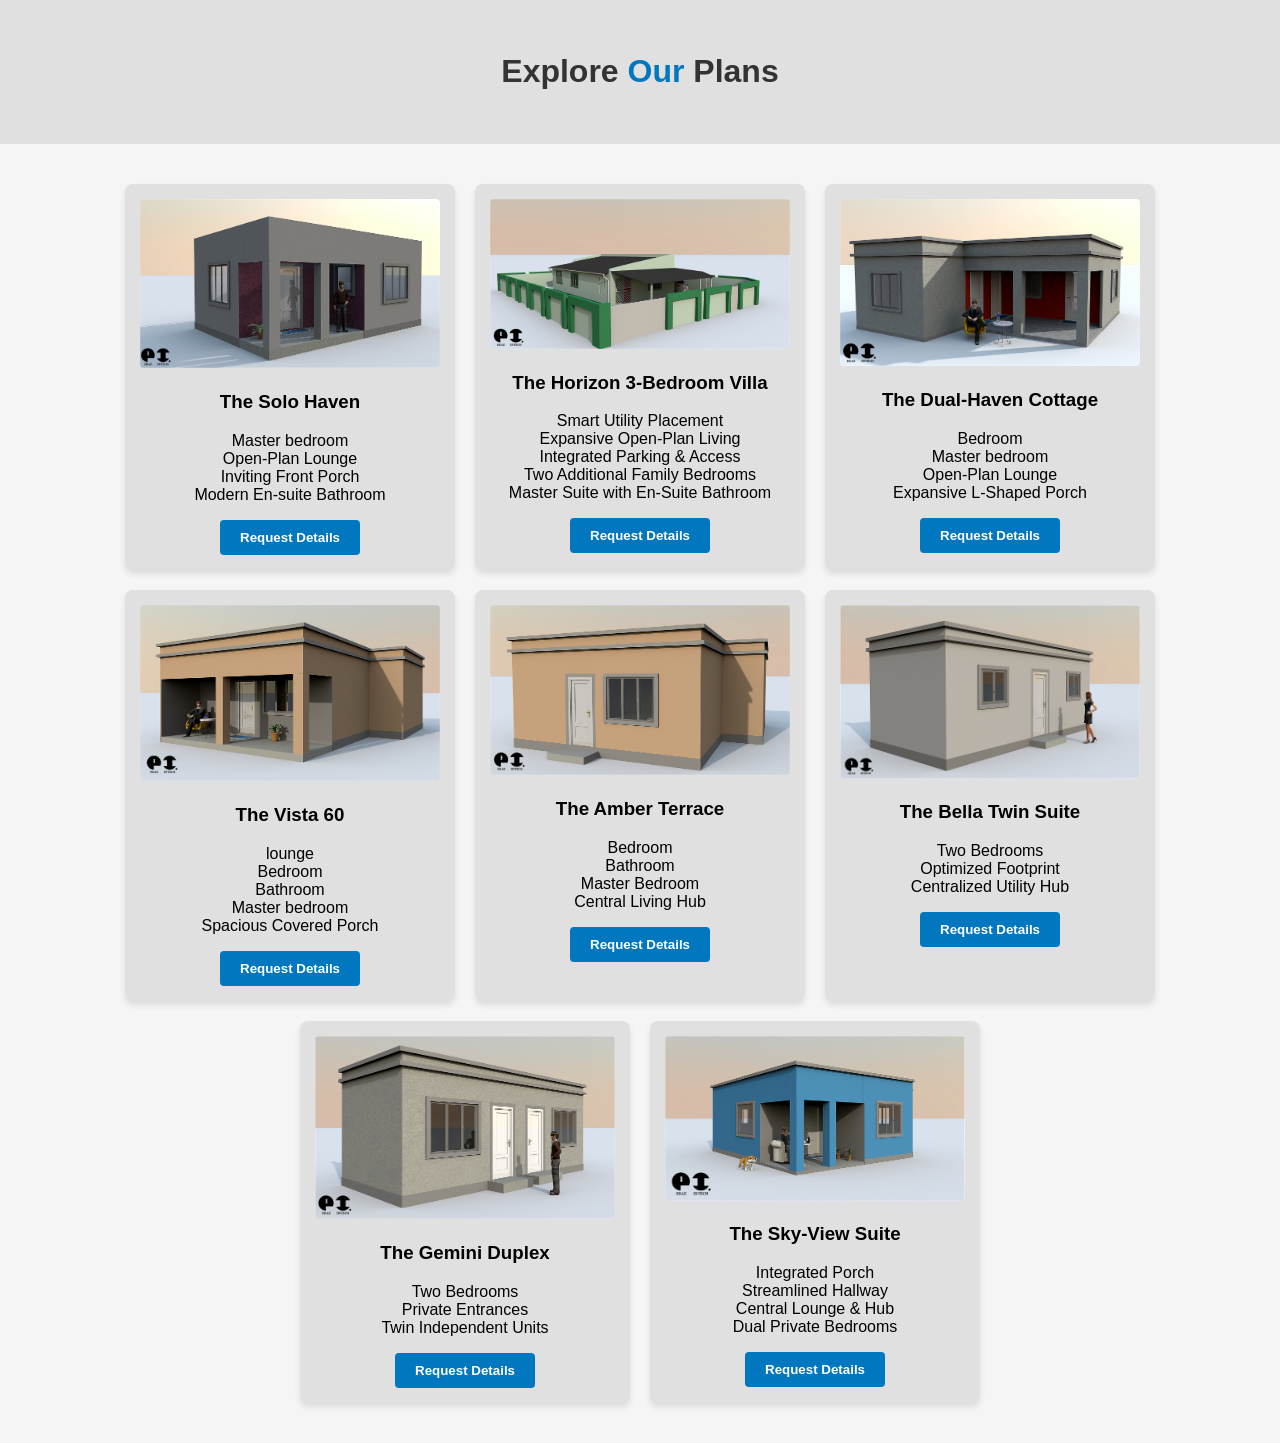
<file: Explore Our Plans/index.html>
<!DOCTYPE html>
<html lang="en">

<head>
    <meta charset="UTF-8">
    <meta name="viewport" content="width=device-width, initial-scale=1.0">
    <title>Eraz Intech | Your Partner in Tech Innovation</title>
    <link rel="icon" href="Images/tech.png">
    <link rel="stylesheet" href="style.css">

    <!-- box icons -->
    <link href='https://unpkg.com/boxicons@2.1.4/css/boxicons.min.css' rel='stylesheet'>
    <link rel="stylesheet" href="https://cdnjs.cloudflare.com/ajax/libs/font-awesome/4.7.0/css/font-awesome.min.css">

</head>

<body>

    <header>
        <h1>Explore <span>Our</span> Plans</h1>
    </header>

    <main class="plans-container">
        <div class="plan-card">
            <img src="Images/100.jpg" alt="Morden Villa">
            <h3>The Solo Haven</h3>
            <p>Master bedroom<br> Open-Plan Lounge<br> Inviting Front Porch<br>Modern En-suite Bathroom</p>
            <button class="request-btn" onclick="openModal('The Solo Haven')">Request Details</button>
        </div>

        <div class="plan-card">
            <img src="Images/200.jpg" alt="Morden Villa">
            <h3>The Horizon 3-Bedroom Villa</h3>
            <p>Smart Utility Placement<br>Expansive Open-Plan Living<br>Integrated Parking & Access<br>Two Additional Family Bedrooms<br>Master Suite with En-Suite Bathroom</p>
            <button class="request-btn" onclick="openModal('The Horizon 3-Bedroom Villa')">Request Details</button>
        </div>

        <div class="plan-card">
            <img src="Images/300.jpg" alt="Morden Villa">
            <h3>The Dual-Haven Cottage</h3>
            <p>Bedroom<br>Master bedroom<br>Open-Plan Lounge<br>Expansive L-Shaped Porch</p>
            <button class="request-btn" onclick="openModal('The Dual-Haven Cottage')">Request Details</button>
        </div>

        <div class="plan-card">
            <img src="Images/400.jpg" alt="Morden Villa">
            <h3>The Vista 60</h3>
            <p>lounge<br>Bedroom<br>Bathroom<br>Master bedroom<br>Spacious Covered Porch</p>
            <button class="request-btn" onclick="openModal('The Vista 60')">Request Details</button>
        </div>

        <div class="plan-card">
            <img src="Images/500.jpg" alt="Morden Villa">
            <h3>The Amber Terrace</h3>
            <p>Bedroom<br>Bathroom<br>Master Bedroom<br>Central Living Hub<br></p>
            <button class="request-btn" onclick="openModal('The Amber Terrace')">Request Details</button>
        </div>

        <div class="plan-card">
            <img src="Images/600.jpg" alt="Morden Villa">
            <h3>The Bella Twin Suite</h3>
            <p>Two Bedrooms<br>Optimized Footprint<br>Centralized Utility Hub</p>
            <button class="request-btn" onclick="openModal('The Bella Twin Suite')">Request Details</button>
        </div>

        <div class="plan-card">
            <img src="Images/700.jpg" alt="Morden Villa">
            <h3>The Gemini Duplex</h3>
            <p>Two Bedrooms<br>Private Entrances<br>Twin Independent Units</p>
            <button class="request-btn" onclick="openModal('The Gemini Duplex')">Request Details</button>
        </div>

        <div class="plan-card">
            <img src="Images/800.jpg" alt="Morden Villa">
            <h3>The Sky-View Suite</h3>
            <p>Integrated Porch<br>Streamlined Hallway<br>Central Lounge & Hub<br>Dual Private Bedrooms<br></p>
            <button class="request-btn" onclick="openModal('The Sky-View Suite')">Request Details</button>
        </div>

    </main>

    <div id="infoModal" class="modal">
        <div class="modal-content">
            <h2 id="modalTitle">Plan Information</h2>
            <p> Thank you for your interest.<br>Our Architectural team will provide full dimensions and technical specs upon request.<br><br>To submit your query directly via WhatsApp, simply copy this message, click the WhatsApp button, paste it into the chat, and send</p>
            <div class="modal-footer">
                <button class="close-btn" onclick="closeModal()">Close</button>
                <button class="copy-btn" onclick="copyModalText()">Copy Message</button>
                <a href="https://wa.me/message/BMJQJO33CWQDI1" target="_blank" class="external-link-btn"><i class='bx bxl-whatsapp' ></i></a>
            </div>
        </div>
    </div>

    <script src="script.js"></script>
</body>
</html>
</file>
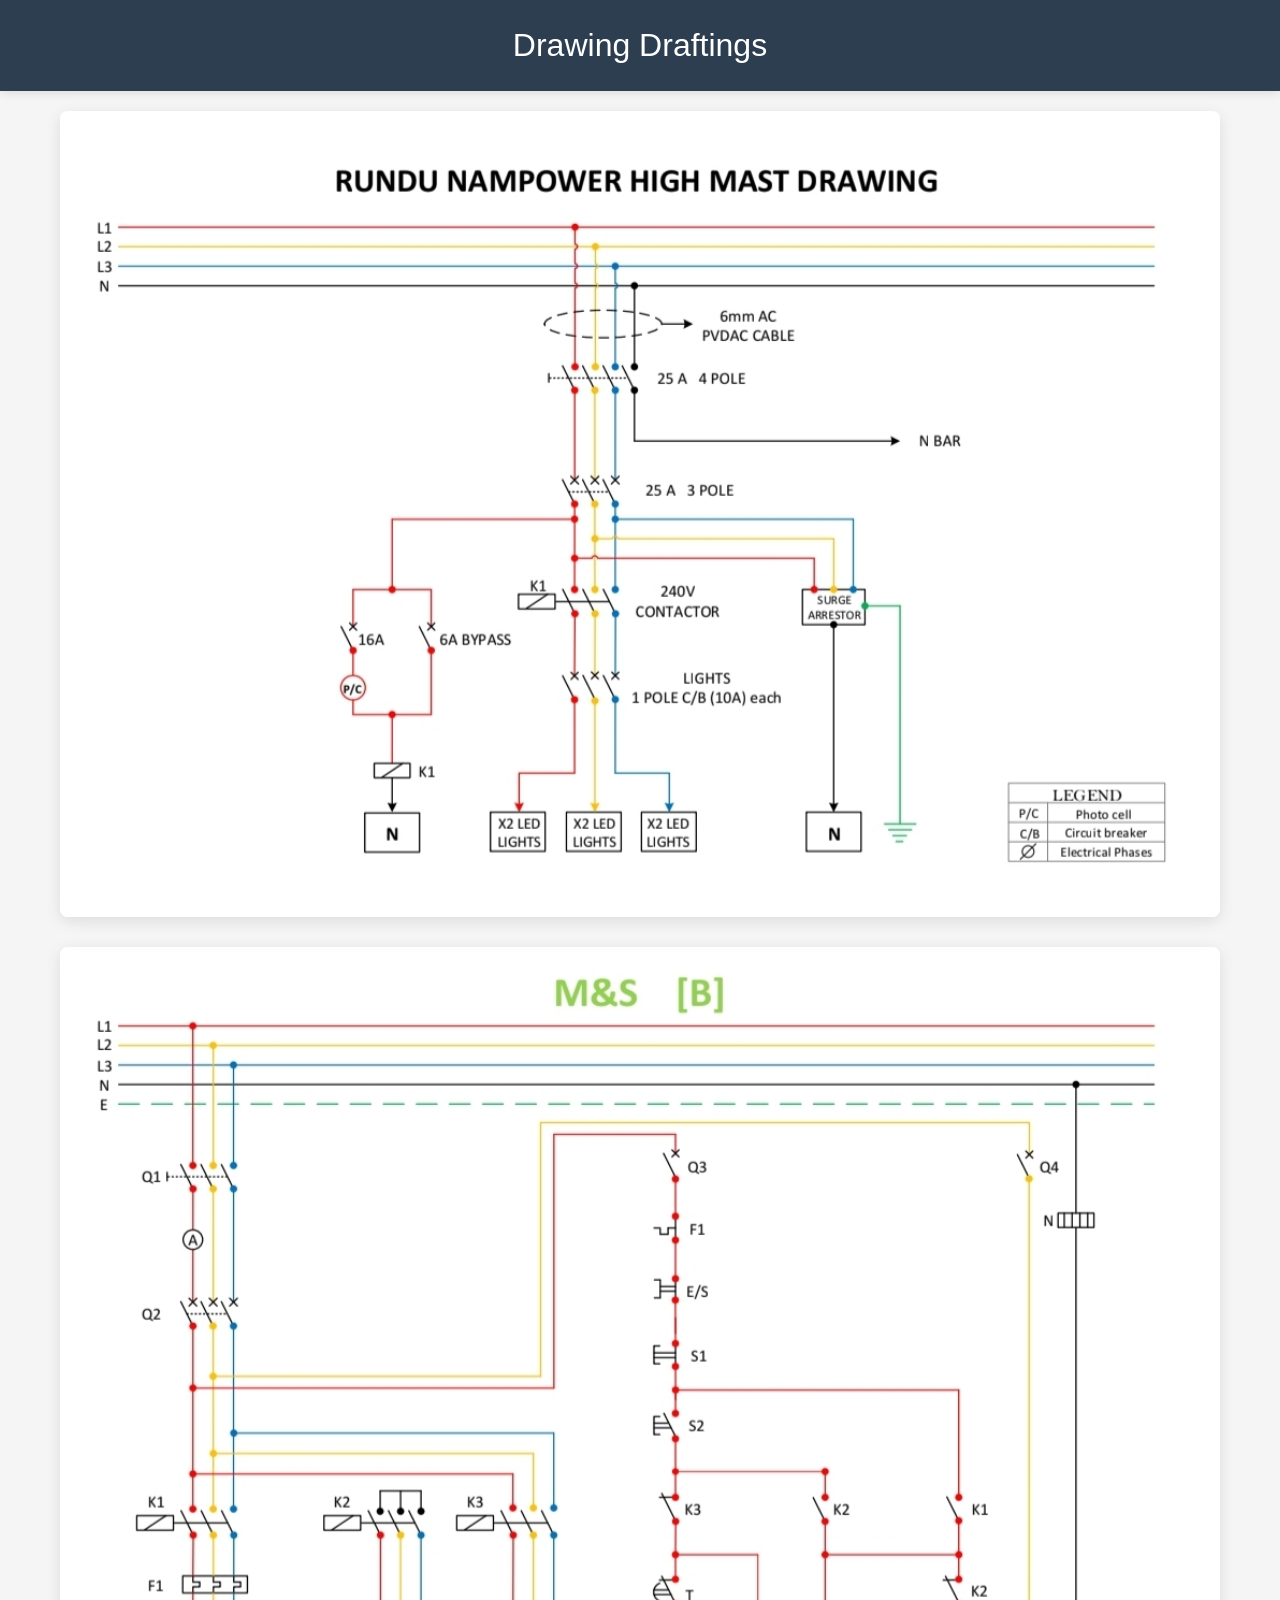
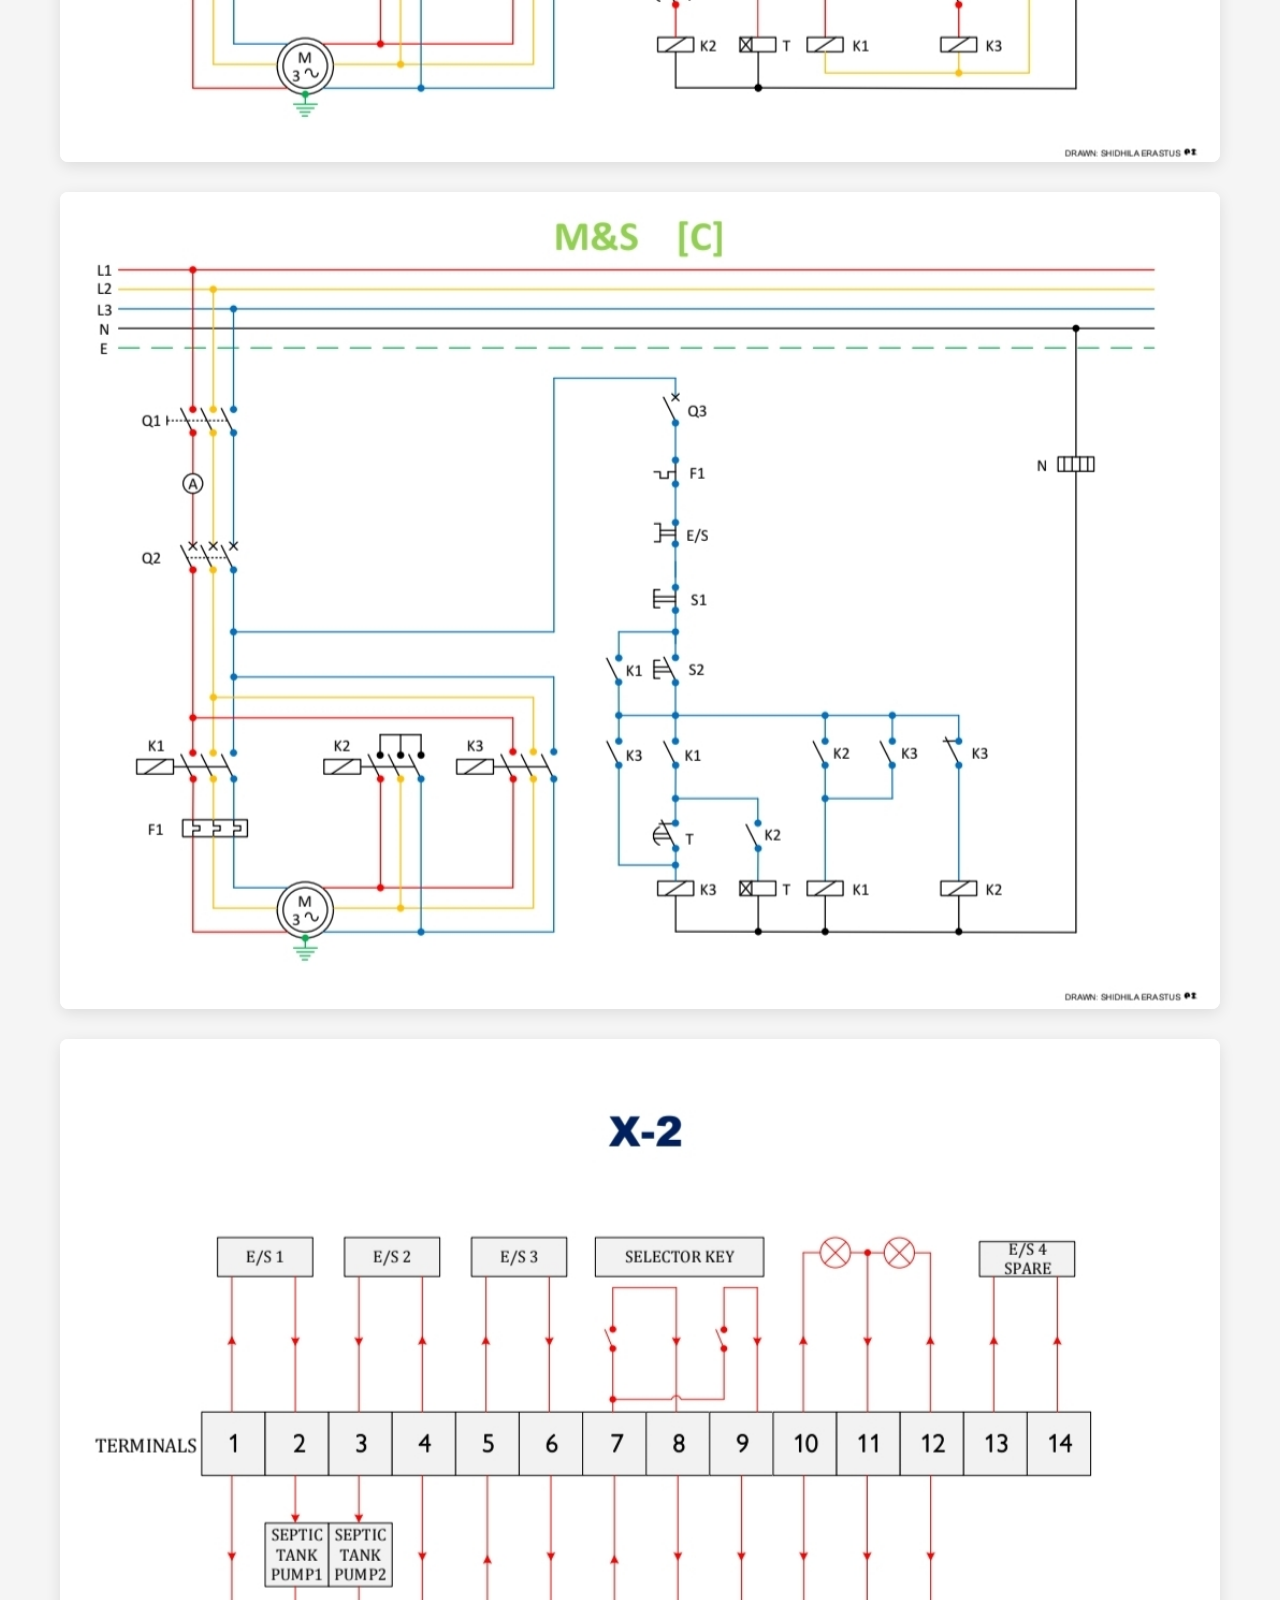
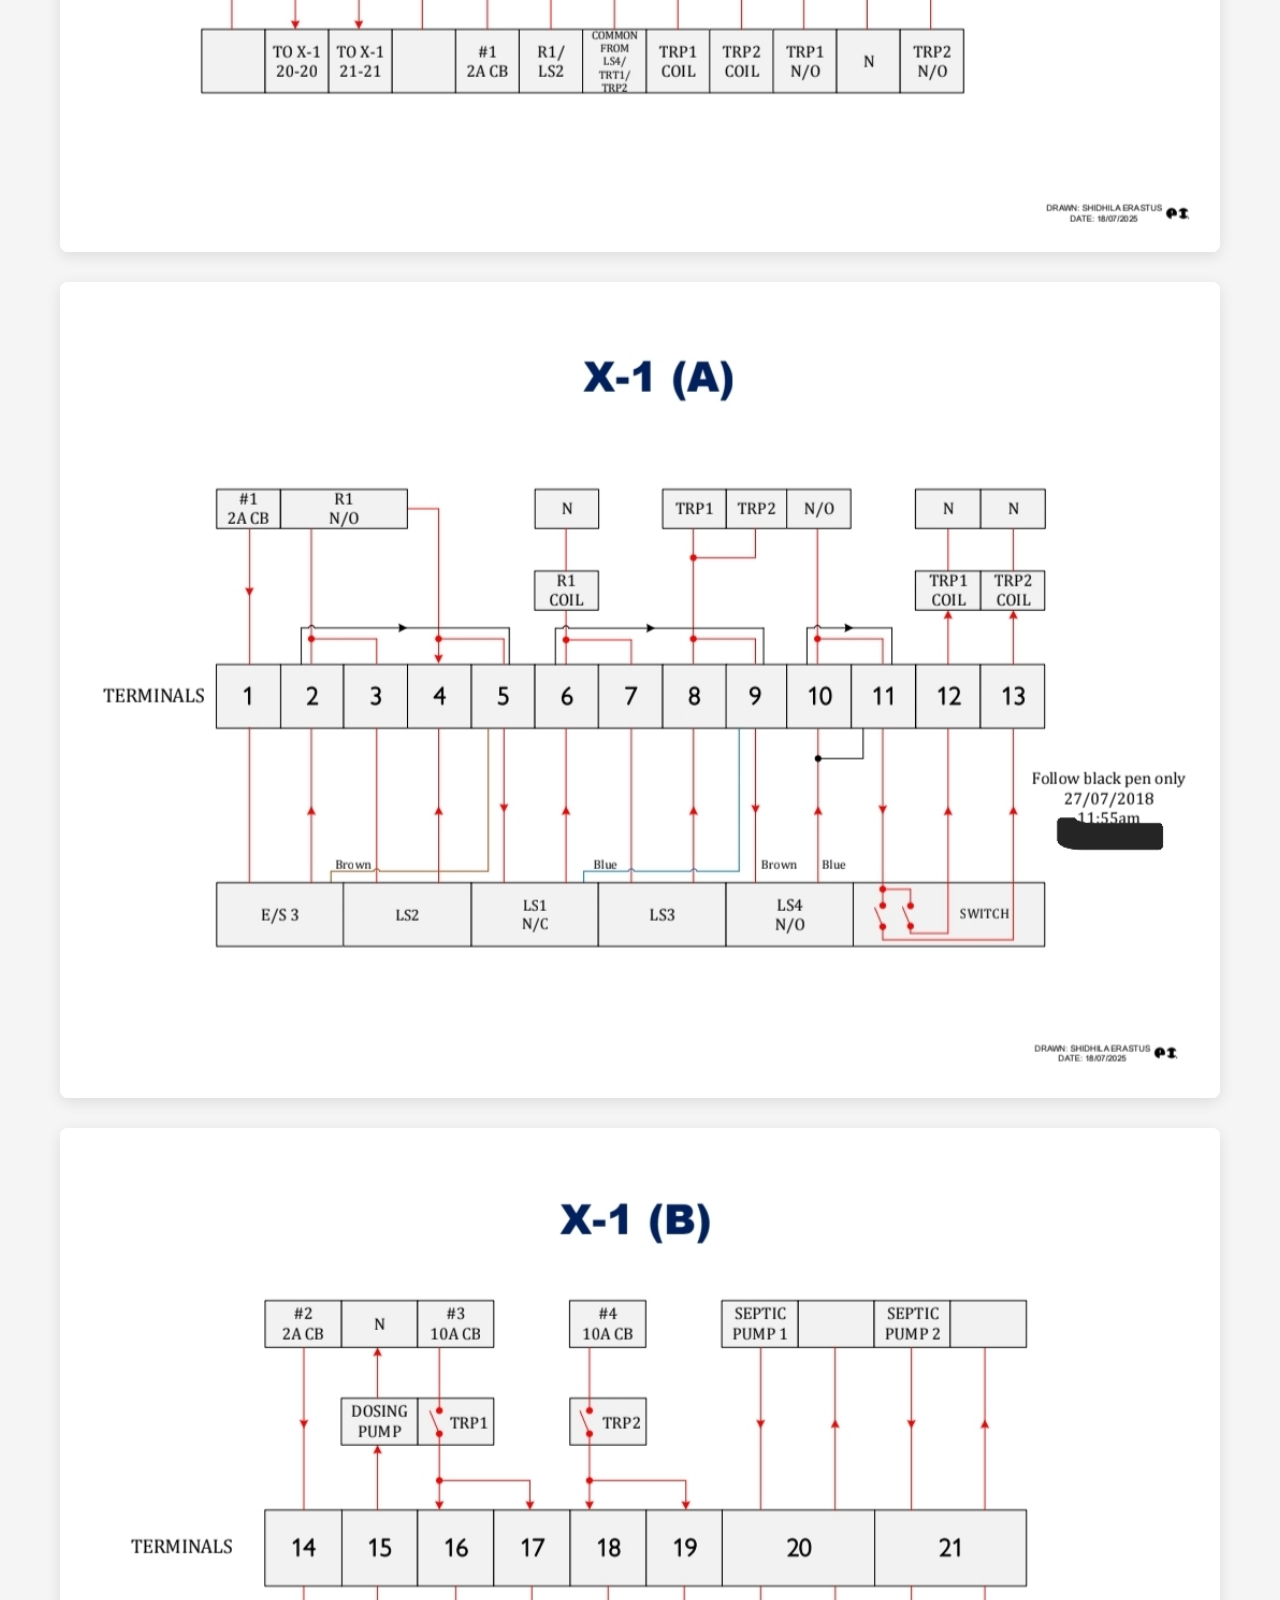
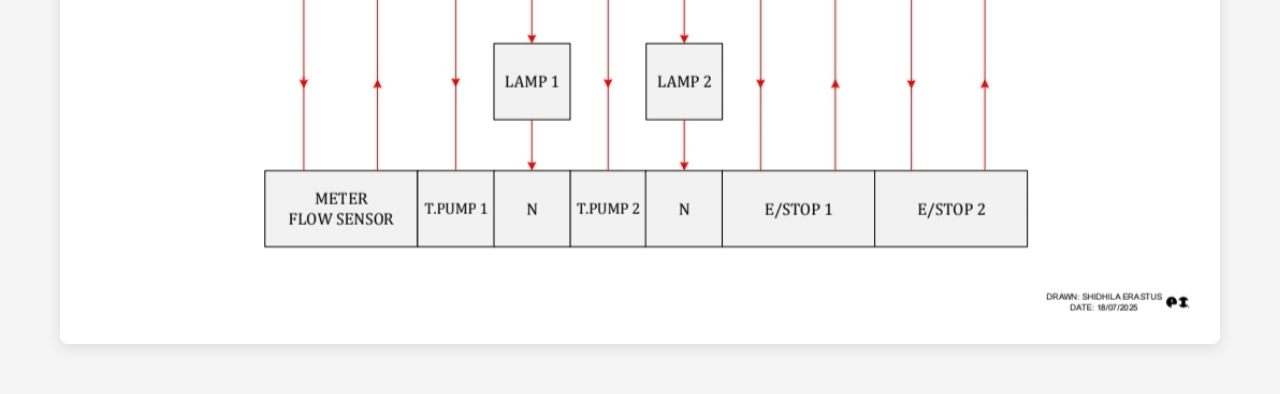
<file: DRAWING/drawing.html>
<!DOCTYPE html>
<html lang="en">
<head>
  <meta charset="UTF-8">
  <meta name="viewport" content="width=device-width, initial-scale=1.0">
  <title>Eraz Intech | Drawing Draftings</title>
  <link href="style.css" rel="stylesheet" type="text/css" />
  <link rel="icon" href="Images/tech.png">
</head>
<body>
  <header>
    <h1>Drawing Draftings</h1>
  </header>
  
  <main class="gallery-container">
    <div class="image-item">
      <img src="Images/1.jpg" alt="" >
    </div>
    <div class="image-item">
      <img src="Images/2.jpg" alt="" >
    </div>
    <div class="image-item">
      <img src="Images/3.jpg" alt="" >
    </div>
    <div class="image-item">
      <img src="Images/4.jpg" alt="" >
    </div>
    <div class="image-item">
      <img src="Images/5.jpg" alt="" >
    </div>
    <div class="image-item">
      <img src="Images/6.jpg" alt="" >
    </div>
  </main>

  <script src="script.js"></script>
</body>
</html>
</file>
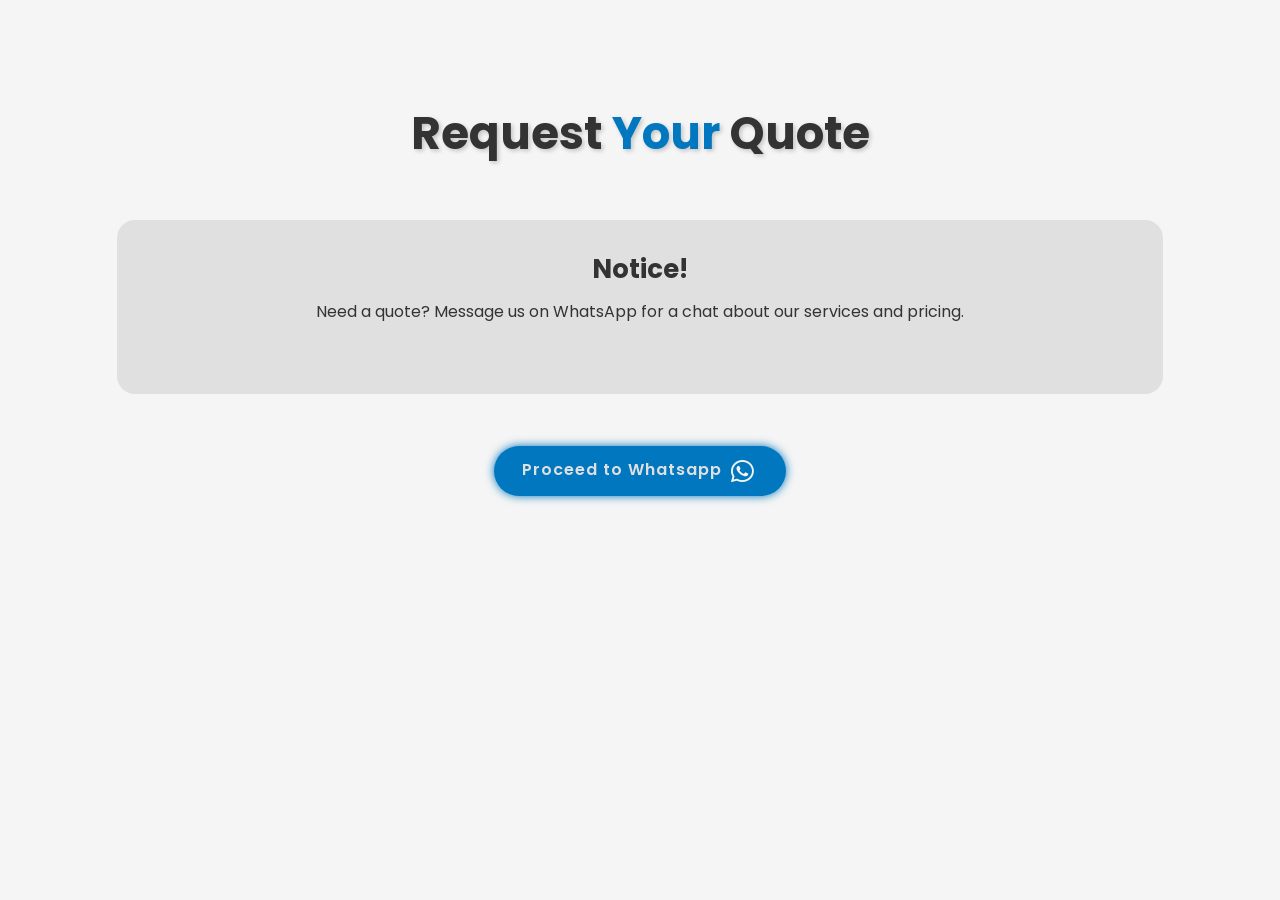
<file: Quote/Quote.html>
<!DOCTYPE html>
<html lang="en">

<head>
    <meta charset="UTF-8">
    <meta http-equiv="X-UA-Compatible" content="IE=edge">
    <meta name="viewport" content="width=device-width, initial-scale=1.0">
    <title>Eraz Intech | Your Partner in Tech Innovation</title>
    <link rel="icon" href="Images/tech.png">

    <!-- box icons -->
    <link href='https://unpkg.com/boxicons@2.1.4/css/boxicons.min.css' rel='stylesheet'>
    <link rel="stylesheet" href="https://cdnjs.cloudflare.com/ajax/libs/font-awesome/4.7.0/css/font-awesome.min.css">


    <!-- custom css -->
    <link rel="Stylesheet" href="Quote.css"> 

</head>

<body>

        <!-- project section design -->
    <section class="have" id="have">
        <h2 class="heading">Request <span>Your</span> Quote</h2>
        <div class="services-container">
            <div class="services-box">
                <h3>Notice!</h3>
                <p>
                    Need a quote? Message us on WhatsApp for a chat about our services and pricing.
                </p>
                </p>
            </div>
        </div>
        <div class="hys" id="hys">
            <a href="https://wa.me/message/BMJQJO33CWQDI1" target="_blank" class="b"> Proceed to Whatsapp <i class='bx bxl-whatsapp' ></i> </a>
            </div>      
    </section>


</body>
</html>
</file>
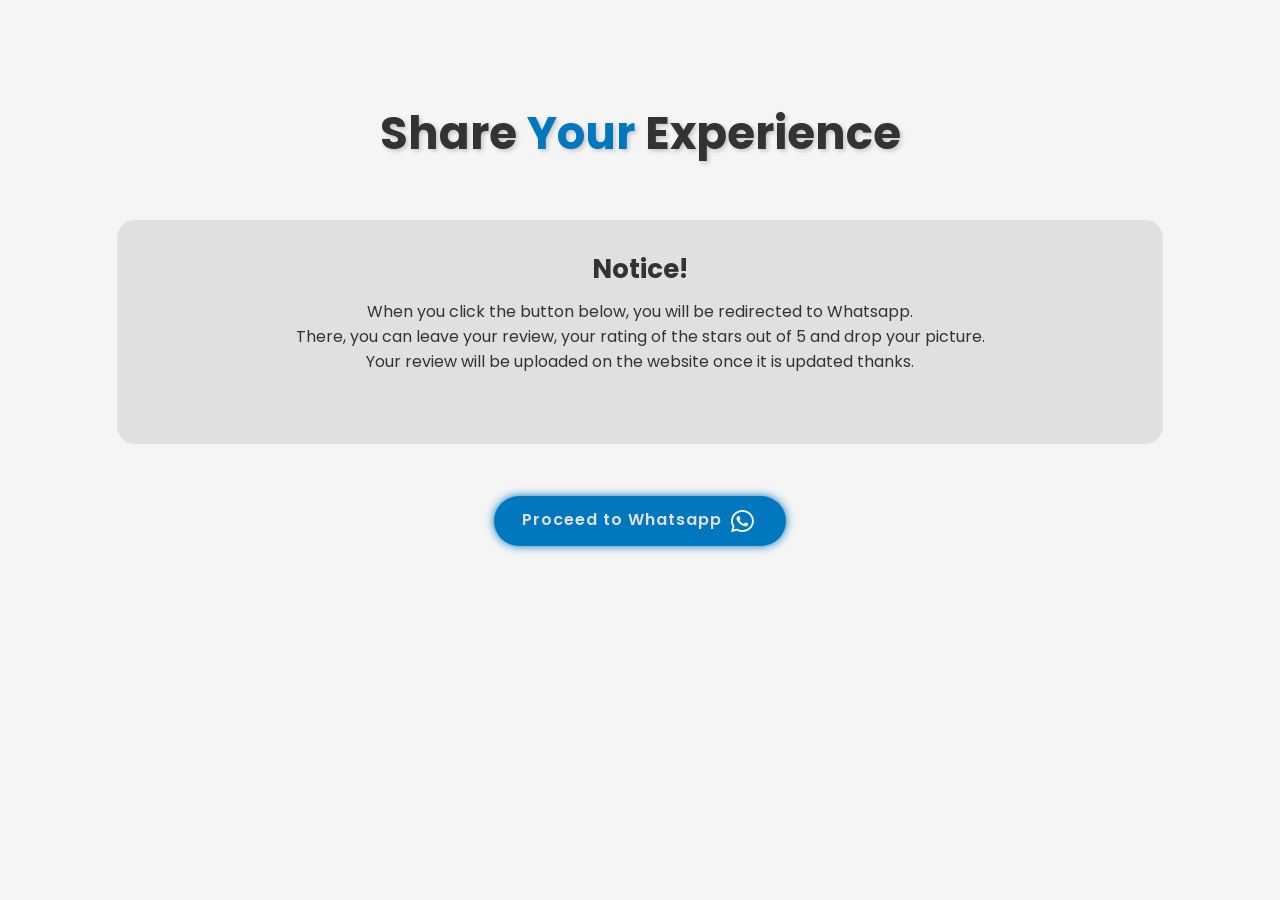
<file: REVIEW/review.html>
<!DOCTYPE html>
<html lang="en">

<head>
    <meta charset="UTF-8">
    <meta http-equiv="X-UA-Compatible" content="IE=edge">
    <meta name="viewport" content="width=device-width, initial-scale=1.0">
    <title>Eraz Intech | Your Partner in Tech Innovation</title>
    <link rel="icon" href="Images/tech.png">

    <!-- box icons -->
    <link href='https://unpkg.com/boxicons@2.1.4/css/boxicons.min.css' rel='stylesheet'>
    <link rel="stylesheet" href="https://cdnjs.cloudflare.com/ajax/libs/font-awesome/4.7.0/css/font-awesome.min.css">


    <!-- custom css -->
    <link rel="Stylesheet" href="style.css"> 

</head>

<body>

        <!-- project section design -->
    <section class="have" id="have">
        <h2 class="heading">Share <span>Your</span> Experience</h2>
        <div class="services-container">
            <div class="services-box">
                <h3>Notice!</h3>
                <p>
                    When you click the button below, you will be redirected to Whatsapp.
                    <br>There, you can leave your review, your rating of the stars out of 5 and drop your picture. 
                    <br>Your review will be uploaded on the website once it is updated thanks.
                </p>
                </p>
            </div>
        </div>
        <div class="hys" id="hys">
            <a href="https://wa.me/message/BMJQJO33CWQDI1" target="_blank" class="b"> Proceed to Whatsapp <i class='bx bxl-whatsapp' ></i> </a>
            </div>      
    </section>


</body>
</html>
</file>
<file: Explore Our Plans/style.css>
body {
    font-family: 'Poppins', sans-serif;
    background-color: var(--bg-color);
    margin: 0;
    padding: 0;
}

:root {
    --bg-color: #F5F5F5;
    --second-bg-colour: #E0E0E0;
    --text-colour: #333333;
    --main-colour: #0077BE;
}

span {
    color: var(--main-colour);
}

header {
    background-color: var(--second-bg-colour);
    color: var(--text-colour);
    text-align: center;
    padding: 2rem 0;
}

.plans-container {
    display: flex;
    flex-wrap: wrap;
    justify-content: center;
    gap: 20px;
    padding: 40px;
}

/* Individual Plan Card */

.plan-card {
    background: var(--second-bg-colour);
    border-radius: 8px;
    box-shadow: 0 4px 6px rgba(0,0,0,0.1);
    width: 300px;
    padding: 15px;
    text-align: center;
    transition: transform 0.3s ease;
}



.plan-card:hover {
    transform: translateY(-5px);
}


.plan-card img {
    width: 100%;
    border-radius: 4px;
}

.request-btn {
    background-color: var(--main-colour);
    color: white;
    border: none;
    padding: 10px 20px;
    border-radius: 4px;
    cursor: pointer;
    font-weight: bold;
}

/* The Modal (Pop-up) */

.modal {
    display: none;
    position: fixed;
    z-index: 1;
    left: 0;
    top: 0;
    width: 100%;
    height: 100%;
    background-color: rgba(0,0,0,0.5);
}

.modal-content {
    background-color: var(--second-bg-colour);
    margin: 15% auto;
    padding: 30px;
    border-radius: 8px;
    width: 400px;
    text-align: center;
}

.modal-footer {
    margin-top: 20px;
    display: flex;
    justify-content: space-around;
}

.close-btn { 
    background-color: var(--main-colour);
    color: white;
    border: none;
    padding: 10px;
    cursor: pointer;
    border-radius: 4px;
    font-weight: bold;
}

.external-link-btn {
    background-color: var(--main-colour);
    color: white;
    text-decoration: none;
    padding: 10px;
    border-radius: 4px;
    font-weight: bold;
}

.copy-btn {
    background-color: var(--main-colour);
    color: white;
    border: none;
    padding: 10px;
    cursor: pointer;
    border-radius: 4px;
    font-weight: bold;
}

.copy-btn:hover {
    background-color: var(--main-colour);
}

.close-btn:hover {
    background-color: red;
}

/* Mobile responsive styles */

@media screen and (max-width: 600px) {
    .plans-container {
        padding: 20px; /* Reduce padding on phones */
    }


.plan-card {
    width: 100%; /* Cards take up full width on phones */
}

.modal-content p {
    font-size: 0.7rem ;
}
header h1 {
    font-size: 1.5rem; /* Smaller text for smaller screens */
}

.modal-content {
    width: 85%; /* Modal takes up most of the screen */
    margin: 20% auto;
    padding: 20px;
}
}
</file>
<file: DRAWING/style.css>
* {
  margin: 0;
  padding: 0;
  box-sizing: border-box;
}

html {
  height: 100%;
  width: 100%;
}

body {
  font-family: 'Arial', sans-serif;
  background-color: #f5f5f5;
  color: #333;
  line-height: 1.6;
}

header {
  background-color: #2c3e50;
  color: white;
  padding: 20px 0;
  text-align: center;
  position: sticky;
  top: 0;
  z-index: 100;
  box-shadow: 0 2px 10px rgba(0, 0, 0, 0.1);
}

header h1 {
  font-size: 2rem;
  font-weight: 300;
}

.gallery-container {
  max-width: 1200px;
  margin: 0 auto;
  padding: 20px;
}

.image-item {
  margin-bottom: 30px;
  background: white;
  border-radius: 8px;
  box-shadow: 0 4px 15px rgba(0, 0, 0, 0.1);
  overflow: hidden;
  transition: transform 0.3s ease, box-shadow 0.3s ease;
}

.image-item:hover {
  transform: translateY(-5px);
  box-shadow: 0 8px 25px rgba(0, 0, 0, 0.15);
}

.image-item img {
  width: 100%;
  height: auto;
  display: block;
  transition: transform 0.3s ease;
}

.image-item:hover img {
  transform: scale(1.02);
}

/* Responsive design for tablets */
@media screen and (max-width: 1024px) {
  .gallery-container {
    max-width: 90%;
    padding: 15px;
  }
  
  header h1 {
    font-size: 1.8rem;
  }
  
  .image-item {
    margin-bottom: 25px;
  }
}

/* Responsive design for mobile devices */
@media screen and (max-width: 768px) {
  .gallery-container {
    max-width: 95%;
    padding: 10px;
  }
  
  header {
    padding: 15px 0;
  }
  
  header h1 {
    font-size: 1.5rem;
  }
  
  .image-item {
    margin-bottom: 20px;
    border-radius: 6px;
  }
  
  .image-item:hover {
    transform: none;
  }
  
  .image-item:hover img {
    transform: none;
  }
}

/* Extra small mobile devices */
@media screen and (max-width: 480px) {
  .gallery-container {
    padding: 5px;
  }
  
  header h1 {
    font-size: 1.3rem;
  }
  
  .image-item {
    margin-bottom: 15px;
  }
}

/* Smooth scrolling */
html {
  scroll-behavior: smooth;
}
</file>
<file: Quote/Quote.css>
@import url('https://fonts.googleapis.com/css2?family=Poppins:wght@300;400;500;600;700;800;900&display=swap');

* {
    margin: 0;
    padding: 0;
    box-sizing: border-box;
    text-decoration: none;
    border: none;
    outline: none;
    scroll-behavior: smooth;
    font-family: 'Poppins', sans-serif;
}

:root {
    --bg-color: #F5F5F5;
    --second-bg-colour: #E0E0E0;
    --text-colour: #333333;
    --main-colour: #0077BE;
}

html {
    font-size: 62.5%;
    overflow-x: hidden;
}

body {
    background: var(--bg-color);
    color: var(--text-colour);
}

section {
    min-height: 100vh;
    padding: 10rem 9% 2rem;
}

span {
    color: var(--main-colour);
}

.heading {
    text-align: center;
    font-size: 4.5rem;
    text-shadow: 2px 2px 4px rgba(0, 0, 0, 0.2);
}

.have {
    background-color: var(--bg-color);
}

.have h2 {
    margin-bottom: 5rem;
}

.services-container {
    display: flex;
    justify-content: center;
    align-items: center;
    flex-wrap: wrap;
    gap: 2rem;
}

.services-container .services-box {
    flex: 1 1  30rem;
    background: var(--second-bg-colour);
    padding: 3rem 2rem 4rem;
    border-radius: 2rem;
    text-align: center;
    border: .2rem solid var(--bg-color);
    transition: .5s ease;
}

.services-container .services-box:hover {
    border-color: var(--main-colour);
    transform: scale(1.02);
}

.services-box h3 {
    font-size: 2.6rem;
}

.services-box p {
    font-size: 1.6rem;
    margin: 1rem 0 3rem;
    text-align: center;
    text-justify: auto;
}


.have .hys i {
    font-size: 3rem;
    color: #F5F5F5;
    vertical-align: middle;
}

.have .hys .b {
    margin-top: 5rem;
    cursor: pointer;
}

.b {
    display: inline-block;
    padding: 1rem 2.8rem;
    background: var(--main-colour);
    border-radius: 4rem;
    box-shadow: 0 0 1rem var(--main-colour);
    font-size: 1.6rem;
    color: var(--second-bg-colour);
    letter-spacing: .1rem;
    font-weight: 600;
    transition: .5s ease;
    margin: auto;
    display: table;
}

.b:hover {
    box-shadow: none;
}

/* BREAKPOINTS */
@media (max-width: 1200px) {
    html {
        font-size: 55%;
    }
}

@media (max-width: 991px) {
    .header {
        padding: 2rem 3%;
    }

    section {
        padding: 10rem 3% 2rem;
    }

    .have {
        padding-bottom: 7rem;
    }

    .review {
        padding-bottom: 7rem;
    }

    .project {
        padding-bottom: 7rem;
    }

    .contact {
        min-height: auto;
    }

    .footer {
        padding: 2rem 3%;
    }
}

@media (max-width: 768px) {
    #menu-icon {
        display: block;
    }

    .navbar {
        position: absolute;
        top: 100%;
        left: 0;
        width: 100%;
        padding: 1rem 3%;
        background: var(--bg-color);
        border-top: .1rem solid rgba(0, 0, 0, .2);
        box-shadow: 0.5rem 1rem rgba(0, 0, 0, .2);
        display: none;
    }

    .navbar.active {
        display: block;
    }

    .navbar a {
        display: block;
        font-size: 2rem;
        margin: 3rem 0;
    }

    .home {
        flex-direction: column;
    }

    .home-content h3 {
        font-size: 2.6rem;
    }

    .home-content h1 {
        font-size: 5rem;
    }

    .eras-img img {
        width: 70vw;
        margin-top: 4rem;
    }

    .about {
        flex-direction: column-reverse;
    }

    .about img {
        width: 70vw;
        margin-top: 4rem;
    }

    .have h2 {
        margin-bottom: 3rem;
    }

    .project h2  {
        margin-bottom: 3rem;
    }

    .project-container {
        grid-template-columns: repeat(2, 1fr);
    }
}

@media (max-width: 617px) {
    .project-container {
        grid-template-columns: 1fr;
    }
}

@media (max-width: 450px) {
    html {
        font-size: 50%;
    }

    .contact form .input-box input {
        width: 100%;
    }
}

@media (max-width: 365px) {
    .eras-img img {
        width: 90vw;
    }

    .about-img img {
        width: 90vw;
    }

    .footer {
        flex-direction: column-reverse
    }

    .footer p {
        text-align: center;
        margin-top: 2rem;
    }
}
</file>
<file: REVIEW/style.css>
@import url('https://fonts.googleapis.com/css2?family=Poppins:wght@300;400;500;600;700;800;900&display=swap');

* {
    margin: 0;
    padding: 0;
    box-sizing: border-box;
    text-decoration: none;
    border: none;
    outline: none;
    scroll-behavior: smooth;
    font-family: 'Poppins', sans-serif;
}

:root {
    --bg-color: #F5F5F5;
    --second-bg-colour: #E0E0E0;
    --text-colour: #333333;
    --main-colour: #0077BE;
}

html {
    font-size: 62.5%;
    overflow-x: hidden;
}

body {
    background: var(--bg-color);
    color: var(--text-colour);
}

section {
    min-height: 100vh;
    padding: 10rem 9% 2rem;
}

span {
    color: var(--main-colour);
}

.heading {
    text-align: center;
    font-size: 4.5rem;
    text-shadow: 2px 2px 4px rgba(0, 0, 0, 0.2);
}

.have {
    background-color: var(--bg-color);
}

.have h2 {
    margin-bottom: 5rem;
}

.services-container {
    display: flex;
    justify-content: center;
    align-items: center;
    flex-wrap: wrap;
    gap: 2rem;
}

.services-container .services-box {
    flex: 1 1  30rem;
    background: var(--second-bg-colour);
    padding: 3rem 2rem 4rem;
    border-radius: 2rem;
    text-align: center;
    border: .2rem solid var(--bg-color);
    transition: .5s ease;
}

.services-container .services-box:hover {
    border-color: var(--main-colour);
    transform: scale(1.02);
}

.services-box h3 {
    font-size: 2.6rem;
}

.services-box p {
    font-size: 1.6rem;
    margin: 1rem 0 3rem;
    text-align: center;
    text-justify: auto;
}


.have .hys i {
    font-size: 3rem;
    color: #F5F5F5;
    vertical-align: middle;
}

.have .hys .b {
    margin-top: 5rem;
    cursor: pointer;
}

.b {
    display: inline-block;
    padding: 1rem 2.8rem;
    background: var(--main-colour);
    border-radius: 4rem;
    box-shadow: 0 0 1rem var(--main-colour);
    font-size: 1.6rem;
    color: var(--second-bg-colour);
    letter-spacing: .1rem;
    font-weight: 600;
    transition: .5s ease;
    margin: auto;
    display: table;
}

.b:hover {
    box-shadow: none;
}

/* BREAKPOINTS */
@media (max-width: 1200px) {
    html {
        font-size: 55%;
    }
}

@media (max-width: 991px) {
    .header {
        padding: 2rem 3%;
    }

    section {
        padding: 10rem 3% 2rem;
    }

    .have {
        padding-bottom: 7rem;
    }

    .review {
        padding-bottom: 7rem;
    }

    .project {
        padding-bottom: 7rem;
    }

    .contact {
        min-height: auto;
    }

    .footer {
        padding: 2rem 3%;
    }
}

@media (max-width: 768px) {
    #menu-icon {
        display: block;
    }

    .navbar {
        position: absolute;
        top: 100%;
        left: 0;
        width: 100%;
        padding: 1rem 3%;
        background: var(--bg-color);
        border-top: .1rem solid rgba(0, 0, 0, .2);
        box-shadow: 0.5rem 1rem rgba(0, 0, 0, .2);
        display: none;
    }

    .navbar.active {
        display: block;
    }

    .navbar a {
        display: block;
        font-size: 2rem;
        margin: 3rem 0;
    }

    .home {
        flex-direction: column;
    }

    .home-content h3 {
        font-size: 2.6rem;
    }

    .home-content h1 {
        font-size: 5rem;
    }

    .eras-img img {
        width: 70vw;
        margin-top: 4rem;
    }

    .about {
        flex-direction: column-reverse;
    }

    .about img {
        width: 70vw;
        margin-top: 4rem;
    }

    .have h2 {
        margin-bottom: 3rem;
    }

    .project h2  {
        margin-bottom: 3rem;
    }

    .project-container {
        grid-template-columns: repeat(2, 1fr);
    }
}

@media (max-width: 617px) {
    .project-container {
        grid-template-columns: 1fr;
    }
}

@media (max-width: 450px) {
    html {
        font-size: 50%;
    }

    .contact form .input-box input {
        width: 100%;
    }
}

@media (max-width: 365px) {
    .eras-img img {
        width: 90vw;
    }

    .about-img img {
        width: 90vw;
    }

    .footer {
        flex-direction: column-reverse
    }

    .footer p {
        text-align: center;
        margin-top: 2rem;
    }
}
</file>
